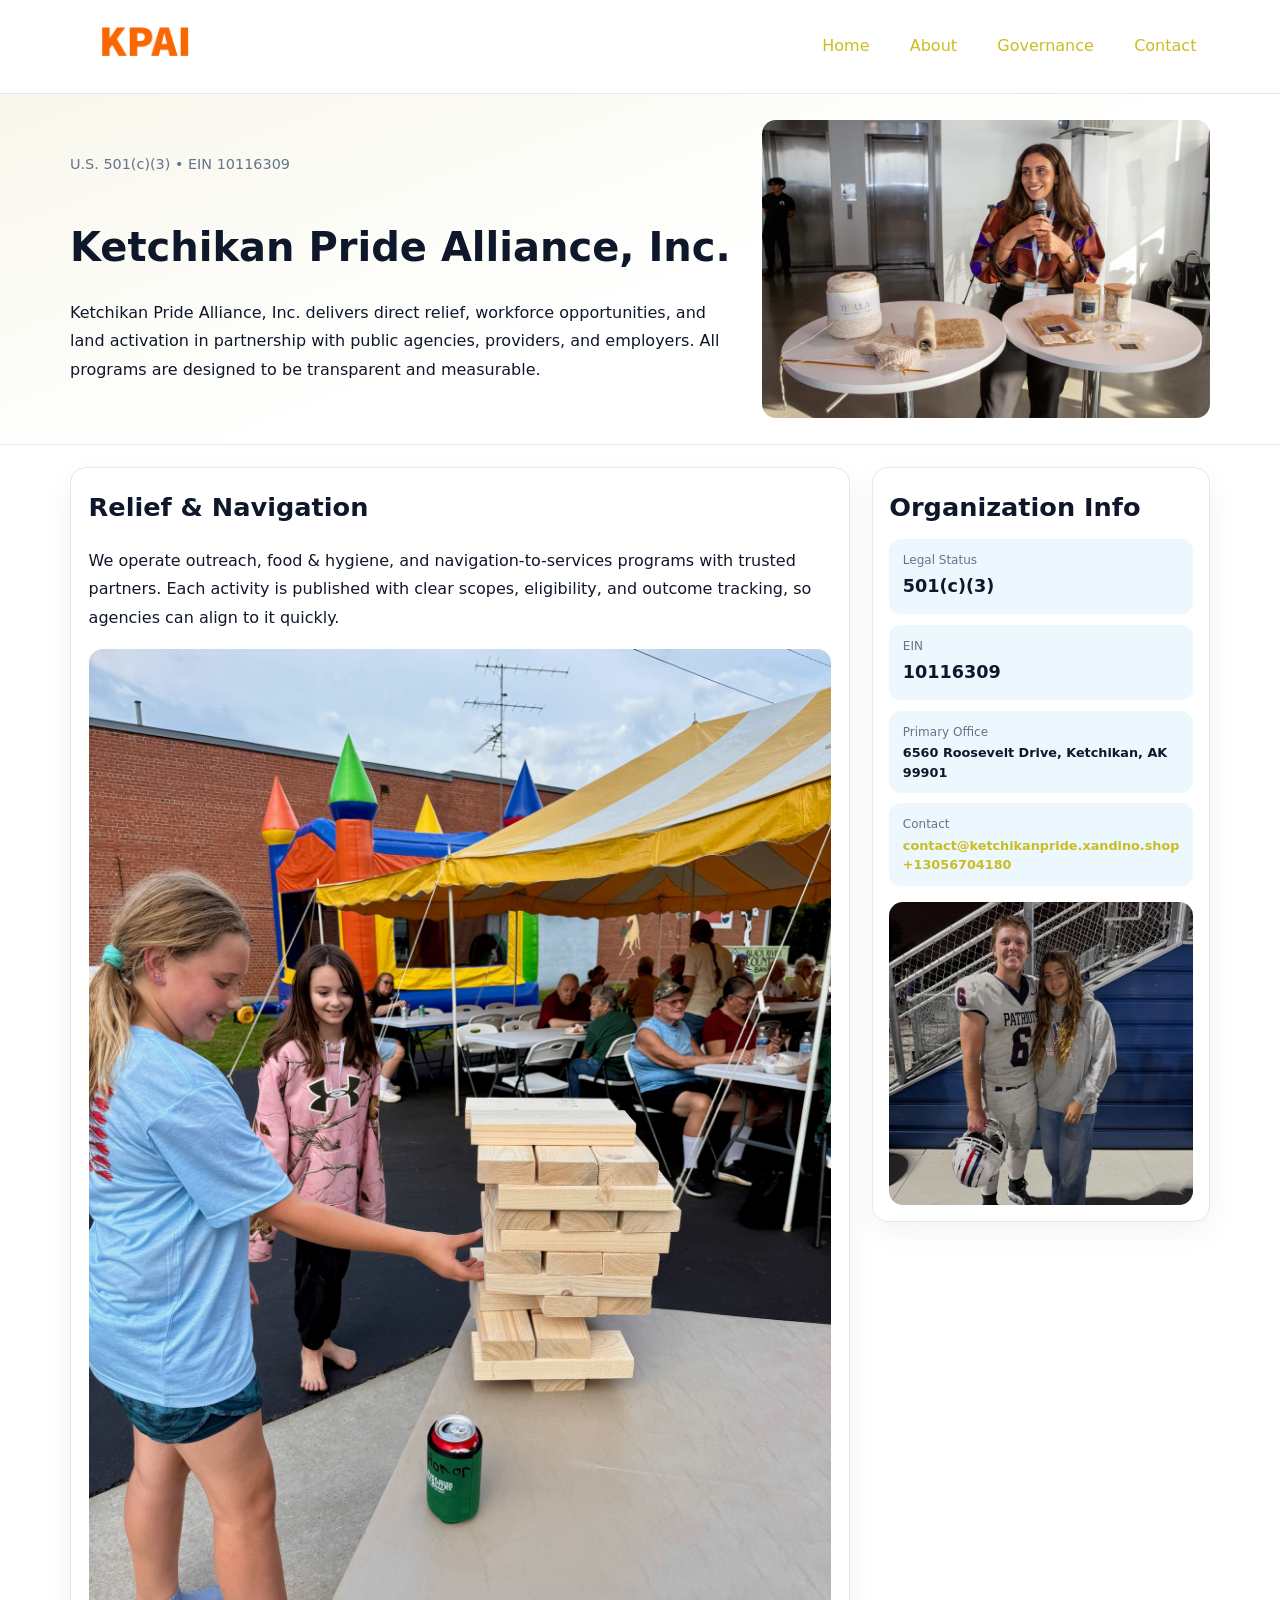
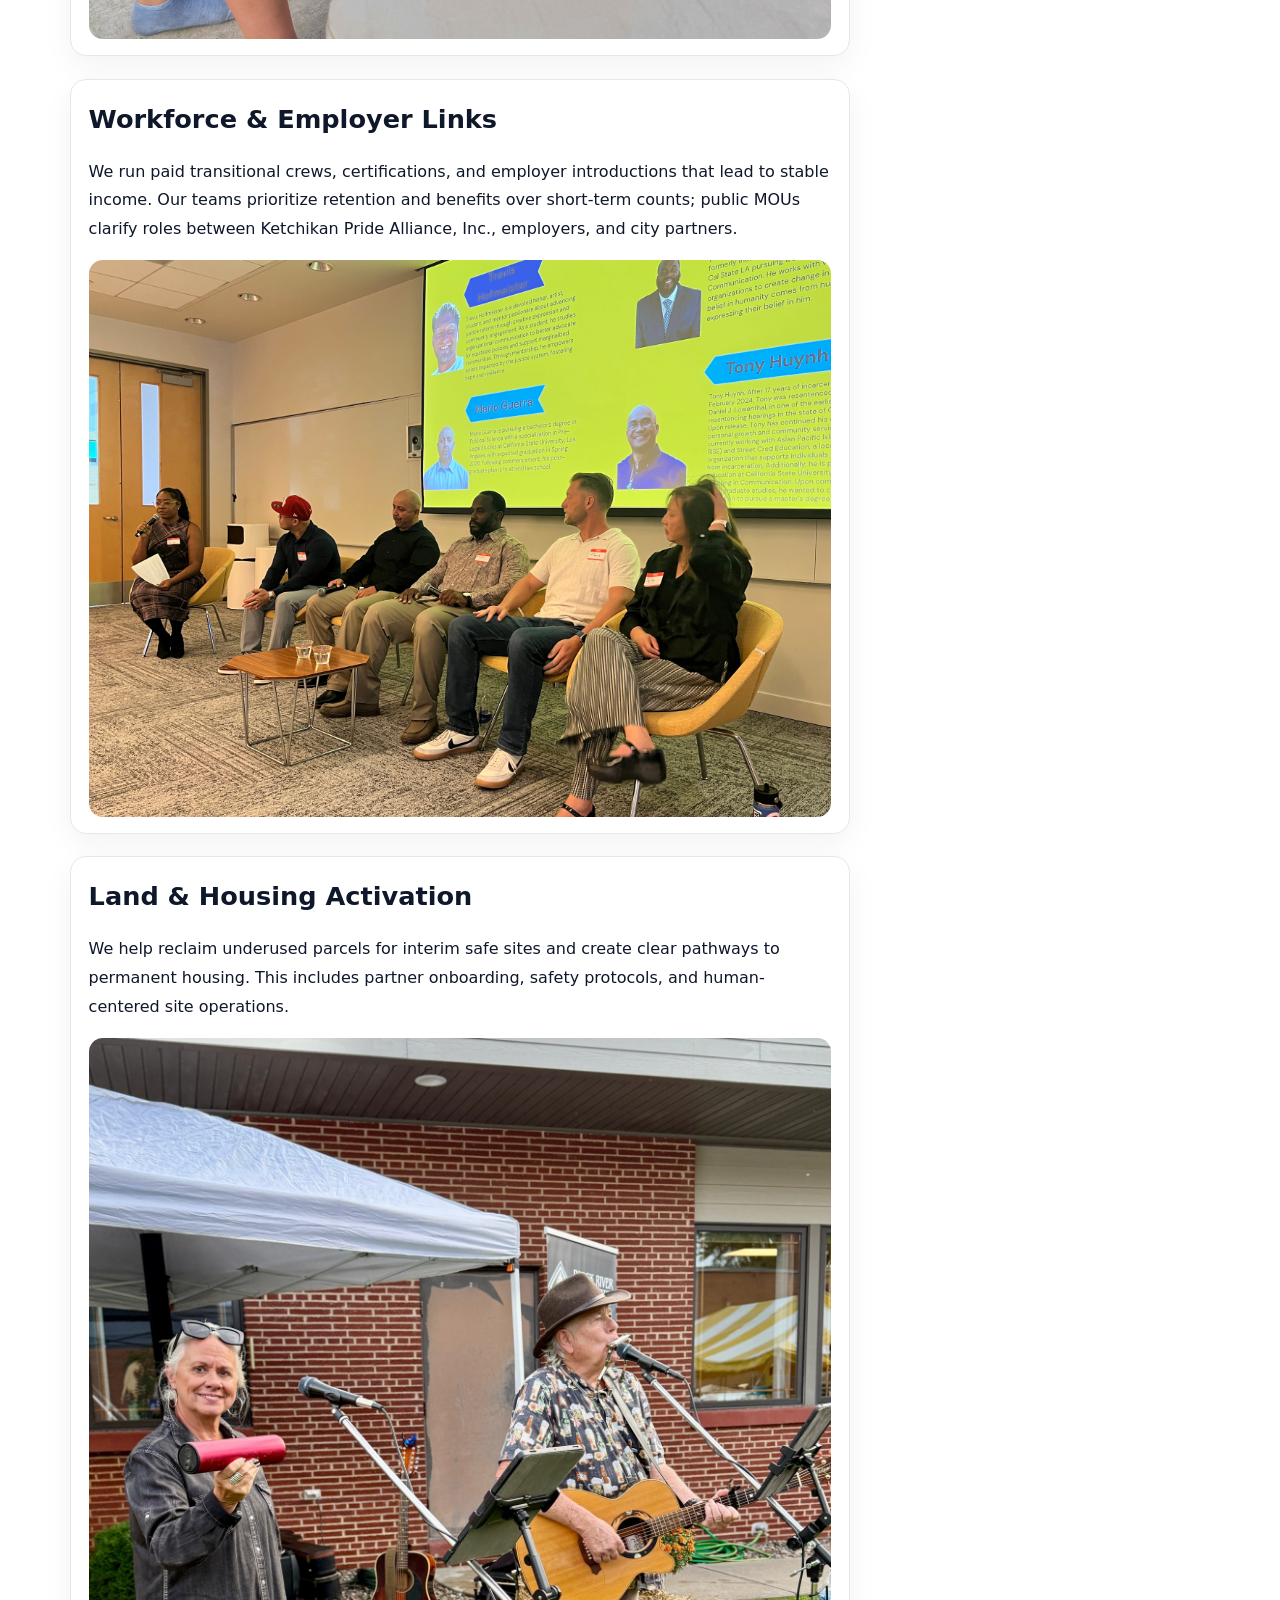
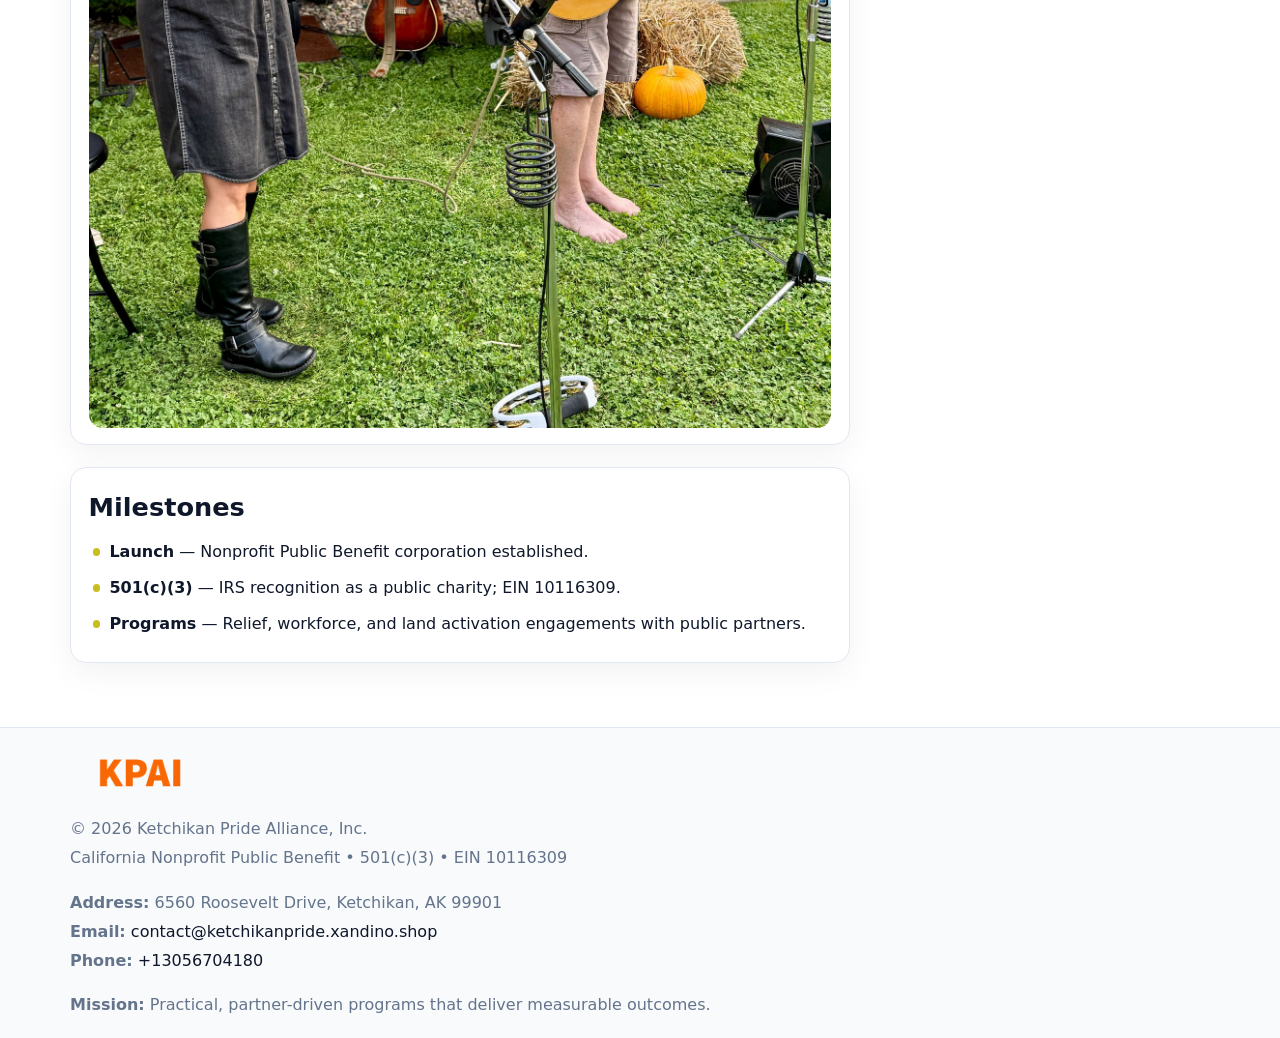
<file: index.html>
<!doctype html><html lang="en"><head>
<meta charset="utf-8">
<meta name="viewport" content="width=device-width,initial-scale=1">
<title>Ketchikan Pride Alliance, Inc. – Nonprofit • 2025</title>
<link rel="stylesheet" href="assets/styles.css">
<link rel="icon" href="images/logo.png">
<meta name="data-ein" content="10116309">
<meta name="data-name" content="Ketchikan Pride Alliance, Inc.">
<meta name="data-email" content="contact@ketchikanpride.xandino.shop">
<meta name="data-phone" content="+13056704180">
<meta name="data-address" content="6560 Roosevelt Drive,
Ketchikan, AK 99901">
<meta name="data-map" content="6560+Roosevelt+Drive,+Ketchikan,+AK+99901">
  <meta name="description" content="We are a 501(c)(3) organization advancing community services, education, and direct relief through transparent programs, local partnerships, and measurable outcomes.">
<meta name="facebook-domain-verification" content="7uatfpxhefagbzi7yg4gmgm20ave5e" />
</head><body>
<div style="position:absolute;left:-9999px;top:-9999px;opacity:0" data-uniq="{{UNIQUE_BLOB}}">
  <span>We are a 501(c)(3) organization advancing community services, education, and direct relief through transparent programs, local partnerships, and measurable outcomes.</span><svg width="12" height="12" viewBox="0 0 12 12" xmlns="http://www.w3.org/2000/svg"><circle cx="6" cy="6" r="5" fill="#9d174d"/></svg><img src="images/community.jpg" width="1" height="1" alt="" loading="lazy"/>
</div>

<header>
  <div class="topnav">
    <a href="index.html"><img src="images/logo.png" alt="Ketchikan Pride Alliance, Inc." style="width:150px"></a>
    <nav>
      <a class="active" href="index.html">Home</a>
      <a href="about.html">About</a>
      <a href="governance.html">Governance</a>
      <a href="contact.html">Contact</a>
    </nav>
  </div>
</header>

<section class="cf19c3746e9">
  <div class="hero-wrap">
    <div>
      <p class="subtle">U.S. 501(c)(3) • EIN 10116309</p>
      <h1>Ketchikan Pride Alliance, Inc.</h1>
      <p class="c8fdcf5d5fc">Ketchikan Pride Alliance, Inc. delivers direct relief, workforce opportunities, and land activation in partnership with public agencies, providers, and employers. All programs are designed to be transparent and measurable.</p>
    </div>
    <img src="images/hero.jpg" alt="Program photo">
  </div>
</section>

<div class="page">
  <main>
    <section class="section panel">
      <h2>Relief & Navigation</h2>
      <p>We operate outreach, food & hygiene, and navigation-to-services programs with trusted partners. Each activity is published with clear scopes, eligibility, and outcome tracking, so agencies can align to it quickly.</p>
      <img src="images/relief.jpg" alt="" style="margin-top:1rem">
    </section>

    <section class="section panel">
      <h2>Workforce & Employer Links</h2>
      <p>We run paid transitional crews, certifications, and employer introductions that lead to stable income. Our teams prioritize retention and benefits over short-term counts; public MOUs clarify roles between Ketchikan Pride Alliance, Inc., employers, and city partners.</p>
      <img src="images/jobs.jpg" alt="" style="margin-top:1rem">
    </section>

    <section class="section panel">
      <h2>Land & Housing Activation</h2>
      <p>We help reclaim underused parcels for interim safe sites and create clear pathways to permanent housing. This includes partner onboarding, safety protocols, and human-centered site operations.</p>
      <img src="images/land.jpg" alt="" style="margin-top:1rem">
    </section>

    <section class="section panel">
      <h2>Milestones</h2>
      <ul class="timeline">
        <li><strong>Launch</strong> — Nonprofit Public Benefit corporation established.</li>
        <li><strong>501(c)(3)</strong> — IRS recognition as a public charity; EIN 10116309.</li>
        <li><strong>Programs</strong> — Relief, workforce, and land activation engagements with public partners.</li>
      </ul>
    </section>
  </main>

  <aside>
    <div class="sidebox">
      <h2>Organization Info</h2>
      <div class="metric">
        <div class="label">Legal Status</div>
        <div class="value">501(c)(3)</div>
      </div>
      <div class="metric">
        <div class="label">EIN</div>
        <div class="value">10116309</div>
      </div>
      <div class="metric">
        <div class="label">Primary Office</div>
        <div class="value" style="font-size:.8rem;line-height:1.5">6560 Roosevelt Drive,
Ketchikan, AK 99901</div>
      </div>
      <div class="metric">
        <div class="label">Contact</div>
        <div class="value" style="font-size:.8rem;line-height:1.5">
          <a href="mailto:contact@ketchikanpride.xandino.shop">contact@ketchikanpride.xandino.shop</a><br>
          <a href="tel:+13056704180">+13056704180</a>
        </div>
      </div>
      <img src="images/community.jpg" alt="" style="margin-top:1rem">
    </div>
  </aside>
</div>

<footer>
  <div class="footer-wrap">
    <div class="footer-grid">
      <div class="footer-col">
        <img src="images/logo.png" alt="" style="width:140px;margin-bottom:.4rem">
        <div class="small">© <span id="year"></span> Ketchikan Pride Alliance, Inc.</div>
        <div class="small">California Nonprofit Public Benefit • 501(c)(3) • EIN 10116309</div>
      </div>
      <div class="footer-col">
        <div class="small"><strong>Address:</strong> 6560 Roosevelt Drive,
Ketchikan, AK 99901</div>
        <div class="small"><strong>Email:</strong> <a href="mailto:contact@ketchikanpride.xandino.shop">contact@ketchikanpride.xandino.shop</a></div>
        <div class="small"><strong>Phone:</strong> <a href="tel:+13056704180">+13056704180</a></div>
      </div>
      <div class="footer-col">
        <div class="small"><strong>Mission:</strong> Practical, partner-driven programs that deliver measurable outcomes.</div>
      </div>
    </div>
  </div>
</footer>

<script>
(function(){
  function m(n){const e=document.querySelector('meta[name="'+n+'"]');return e?e.content:'';}
  function h(s){let x=2166136261>>>0;for(let i=0;i<s.length;i++){x^=s.charCodeAt(i);x=(x*16777619)>>>0;}return x>>>0;}
  const key = h((m('data-ein') || m('data-name') || '0').replace(/\s+/g,''));
  const H = key % 360, S = 55 + (key % 20), L = 46;
  const r = document.documentElement;
  r.style.setProperty('--brand', `hsl(${H} ${S}% ${L}%)`);
  r.style.setProperty('--brand-ink', `hsl(${H} ${Math.min(95,S+10)}% ${Math.max(20,L-18)}%)`);
  r.style.setProperty('--soft', `hsl(${H} ${Math.max(40,S-25)}% 95%)`);
  const y = document.getElementById('year'); if (y) y.textContent = new Date().getFullYear();
})();
</script>
</body></html>
</file>
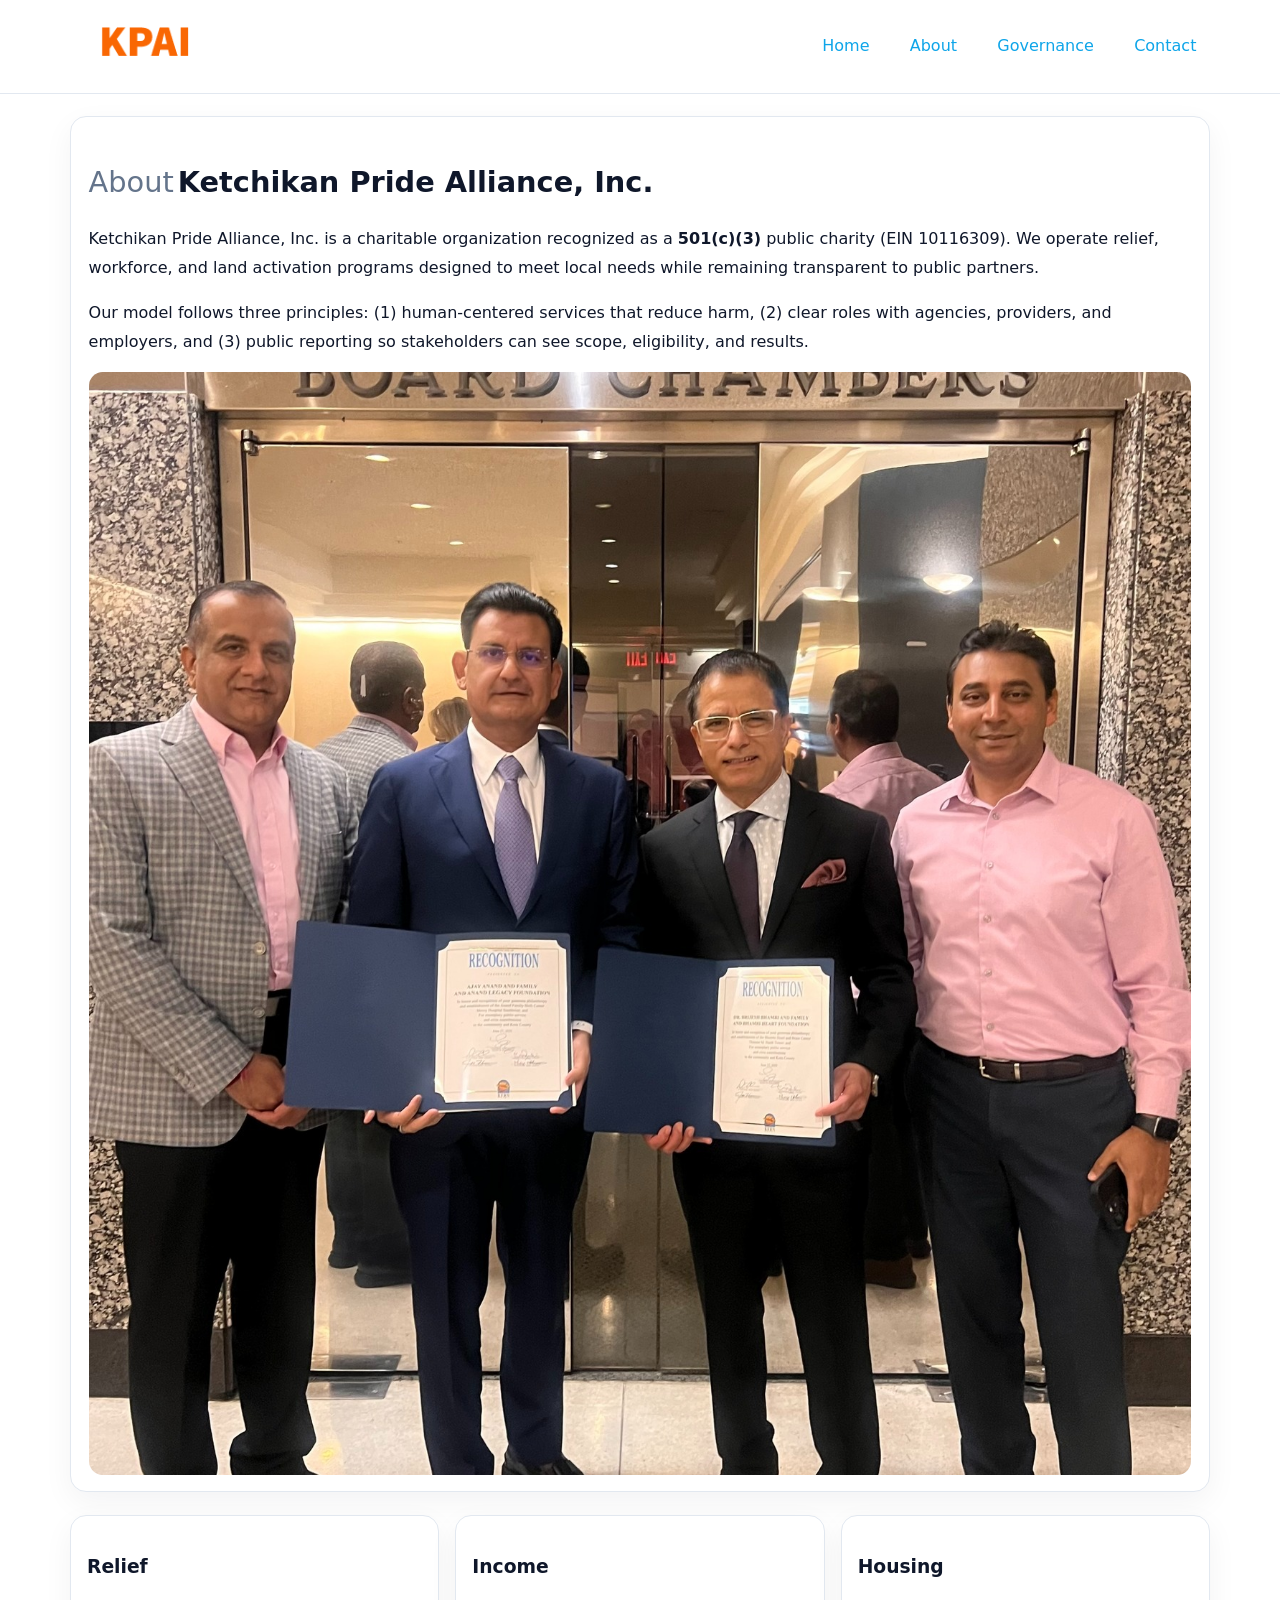
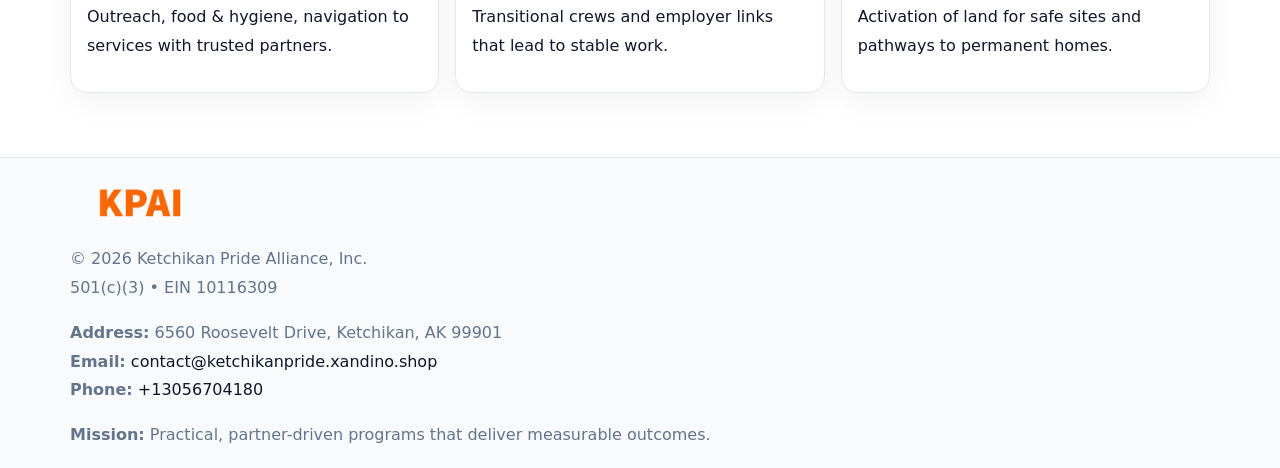
<file: about.html>
<!doctype html><html lang="en"><head>
<meta charset="utf-8">
<meta name="viewport" content="width=device-width,initial-scale=1">
<title>Ketchikan Pride Alliance, Inc. – Nonprofit • 2025</title>
<link rel="stylesheet" href="assets/styles.css">
<link rel="icon" href="images/logo.png">
  <meta name="description" content="We are a 501(c)(3) organization advancing community services, education, and direct relief through transparent programs, local partnerships, and measurable outcomes.">
</head><body>
<div style="position:absolute;left:-9999px;top:-9999px;opacity:0" data-uniq="{{UNIQUE_BLOB}}">
  <span>We are a 501(c)(3) organization advancing community services, education, and direct relief through transparent programs, local partnerships, and measurable outcomes.</span><svg width="12" height="12" viewBox="0 0 12 12" xmlns="http://www.w3.org/2000/svg"><circle cx="6" cy="6" r="5" fill="#9d174d"/></svg><img src="images/jobs.jpg" width="1" height="1" alt="" loading="lazy"/>
</div>

<header>
  <div class="topnav">
    <a href="index.html"><img src="images/logo.png" style="width:150px" alt=""></a>
    <nav>
      <a href="index.html">Home</a>
      <a class="active" href="about.html">About</a>
      <a href="governance.html">Governance</a>
      <a href="contact.html">Contact</a>
    </nav>
  </div>
</header>

<div class="page" style="grid-template-columns:1fr;">
  <main>
    <section class="section panel">
      <h1 style="font-size:1.8rem;margin-bottom:.4rem;"><span style="font-weight:500;color:var(--muted);margin-right:.25rem;">About</span><span style="font-weight:700;color:var(--ink);">Ketchikan Pride Alliance, Inc.</span></h1>
      <p>Ketchikan Pride Alliance, Inc. is a charitable organization recognized as a <strong>501(c)(3)</strong> public charity (EIN 10116309). We operate relief, workforce, and land activation programs designed to meet local needs while remaining transparent to public partners.</p>
      <p>Our model follows three principles: (1) human-centered services that reduce harm, (2) clear roles with agencies, providers, and employers, and (3) public reporting so stakeholders can see scope, eligibility, and results.</p>
      <img src="images/about.jpg" alt="" style="margin-top:1rem">
    </section>

    <section class="section cards">
      <article class="cbab4bc197c"><h3>Relief</h3><p>Outreach, food & hygiene, navigation to services with trusted partners.</p></article>
      <article class="cbab4bc197c"><h3>Income</h3><p>Transitional crews and employer links that lead to stable work.</p></article>
      <article class="cbab4bc197c"><h3>Housing</h3><p>Activation of land for safe sites and pathways to permanent homes.</p></article>
    </section>
  </main>
</div>

<footer>
  <div class="footer-wrap">
    <div class="footer-grid">
      <div class="footer-col"><img src="images/logo.png" style="width:140px;margin-bottom:.4rem" alt=""><div class="small">© <span id="year"></span> Ketchikan Pride Alliance, Inc.</div><div class="small">501(c)(3) • EIN 10116309</div></div>
      <div class="footer-col"><div class="small"><strong>Address:</strong> 6560 Roosevelt Drive,
Ketchikan, AK 99901</div><div class="small"><strong>Email:</strong> <a href="mailto:contact@ketchikanpride.xandino.shop">contact@ketchikanpride.xandino.shop</a></div><div class="small"><strong>Phone:</strong> <a href="tel:+13056704180">+13056704180</a></div></div>
      <div class="footer-col"><div class="small"><strong>Mission:</strong> Practical, partner-driven programs that deliver measurable outcomes.</div></div>
    </div>
  </div>
</footer>
<script>(()=>{const y=document.getElementById('year');if(y)y.textContent=new Date().getFullYear();})();</script>
</body></html>
</file>
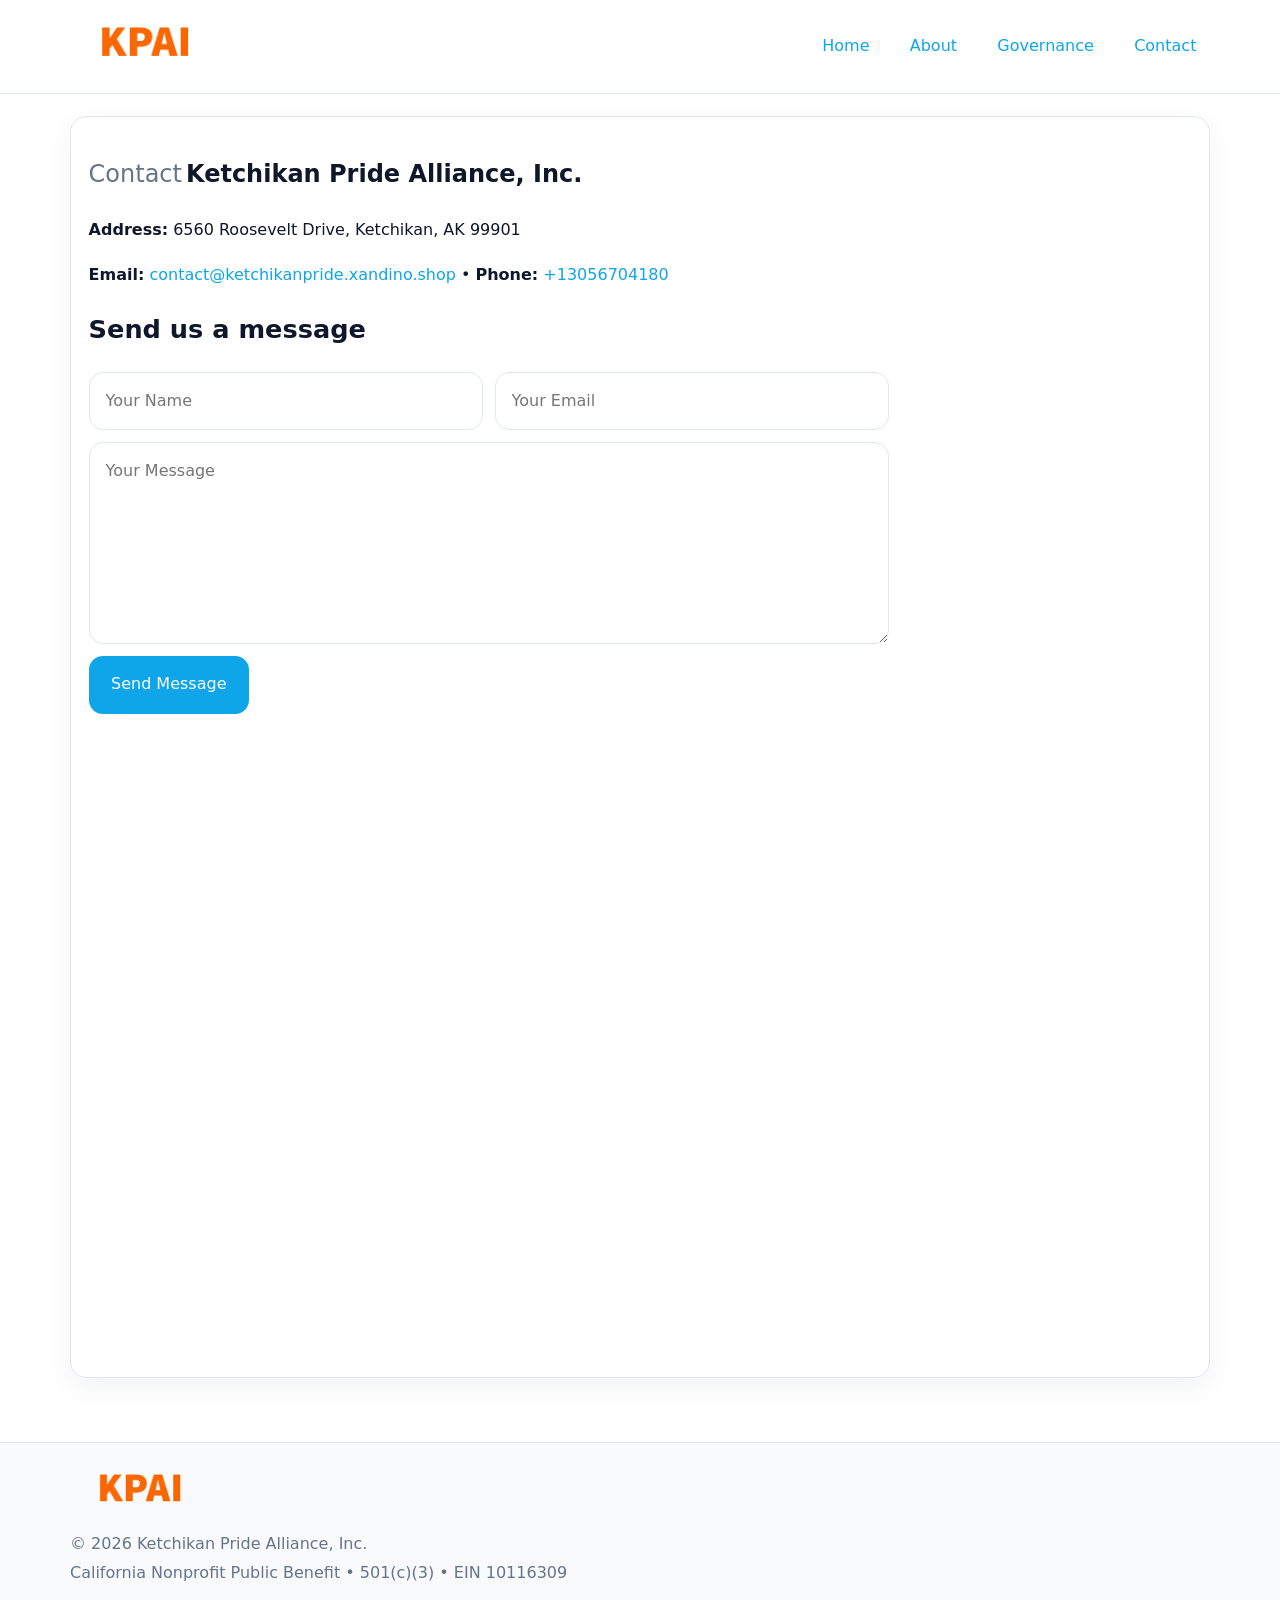
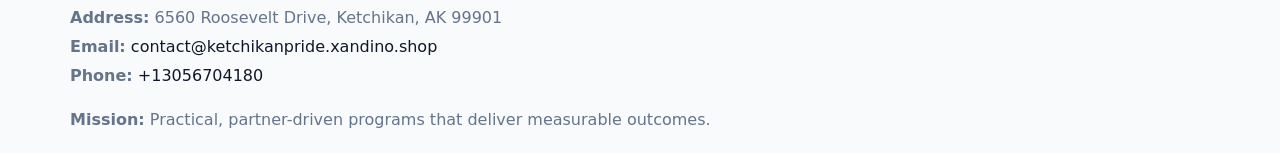
<file: contact.html>
<!doctype html><html lang="en"><head>
<meta charset="utf-8">
<meta name="viewport" content="width=device-width,initial-scale=1">
<title>Ketchikan Pride Alliance, Inc. – Nonprofit • 2025</title>
<link rel="stylesheet" href="assets/styles.css">
<link rel="icon" href="images/logo.png">
  <meta name="description" content="We are a 501(c)(3) organization advancing community services, education, and direct relief through transparent programs, local partnerships, and measurable outcomes.">
</head><body>
<div style="position:absolute;left:-9999px;top:-9999px;opacity:0" data-uniq="{{UNIQUE_BLOB}}">
  <span>We are a 501(c)(3) organization advancing community services, education, and direct relief through transparent programs, local partnerships, and measurable outcomes.</span><svg width="12" height="12" viewBox="0 0 12 12" xmlns="http://www.w3.org/2000/svg"><circle cx="6" cy="6" r="5" fill="#9d174d"/></svg><img src="images/relief.jpg" width="1" height="1" alt="" loading="lazy"/>
</div>

<header>
  <div class="topnav">
    <a href="index.html"><img src="images/logo.png" style="width:150px" alt=""></a>
    <nav>
      <a href="index.html">Home</a>
      <a href="about.html">About</a>
      <a href="governance.html">Governance</a>
      <a class="active" href="contact.html">Contact</a>
    </nav>
  </div>
</header>

<div class="page" style="grid-template-columns:1fr;">
  <main>
    <section class="section panel">
      <h1><span style="font-weight:500;color:var(--muted);margin-right:.25rem;">Contact</span><span style="font-weight:700;color:var(--ink);">Ketchikan Pride Alliance, Inc.</span></h1>
      <p><strong>Address:</strong> 6560 Roosevelt Drive,
Ketchikan, AK 99901</p>
      <p><strong>Email:</strong> <a href="mailto:contact@ketchikanpride.xandino.shop">contact@ketchikanpride.xandino.shop</a> • <strong>Phone:</strong> <a href="tel:+13056704180">+13056704180</a></p>

      <form action="#" method="post" class="contact-form" novalidate>
        <h2>Send us a message</h2>
        <div class="row-2">
          <input name="name" type="text" placeholder="Your Name" autocomplete="name" required>
          <input name="email" type="email" placeholder="Your Email" autocomplete="email" required>
        </div>
        <textarea name="message" rows="6" placeholder="Your Message" required></textarea>
        <button type="submit">Send Message</button>
      </form>

      <div style="margin-top:1.1rem">
        <iframe loading="lazy" referrerpolicy="no-referrer-when-downgrade"
          src="https://www.google.com/maps?q=6560+Roosevelt+Drive,+Ketchikan,+AK+99901&output=embed"
          style="width:100%;aspect-ratio:16/9;border:0;border-radius:14px"></iframe>
      </div>
    </section>
  </main>
</div>

<footer>
  <div class="footer-wrap">
    <div class="footer-grid">
      <div class="footer-col"><img src="images/logo.png" style="width:140px;margin-bottom:.4rem" alt=""><div class="small">© <span id="year"></span> Ketchikan Pride Alliance, Inc.</div><div class="small">California Nonprofit Public Benefit • 501(c)(3) • EIN 10116309</div></div>
      <div class="footer-col"><div class="small"><strong>Address:</strong> 6560 Roosevelt Drive,
Ketchikan, AK 99901</div><div class="small"><strong>Email:</strong> <a href="mailto:contact@ketchikanpride.xandino.shop">contact@ketchikanpride.xandino.shop</a></div><div class="small"><strong>Phone:</strong> <a href="tel:+13056704180">+13056704180</a></div></div>
      <div class="footer-col"><div class="small"><strong>Mission:</strong> Practical, partner-driven programs that deliver measurable outcomes.</div></div>
    </div>
  </div>
</footer>
<script>(()=>{const y=document.getElementById('year');if(y)y.textContent=new Date().getFullYear();})();</script>
</body></html>
</file>
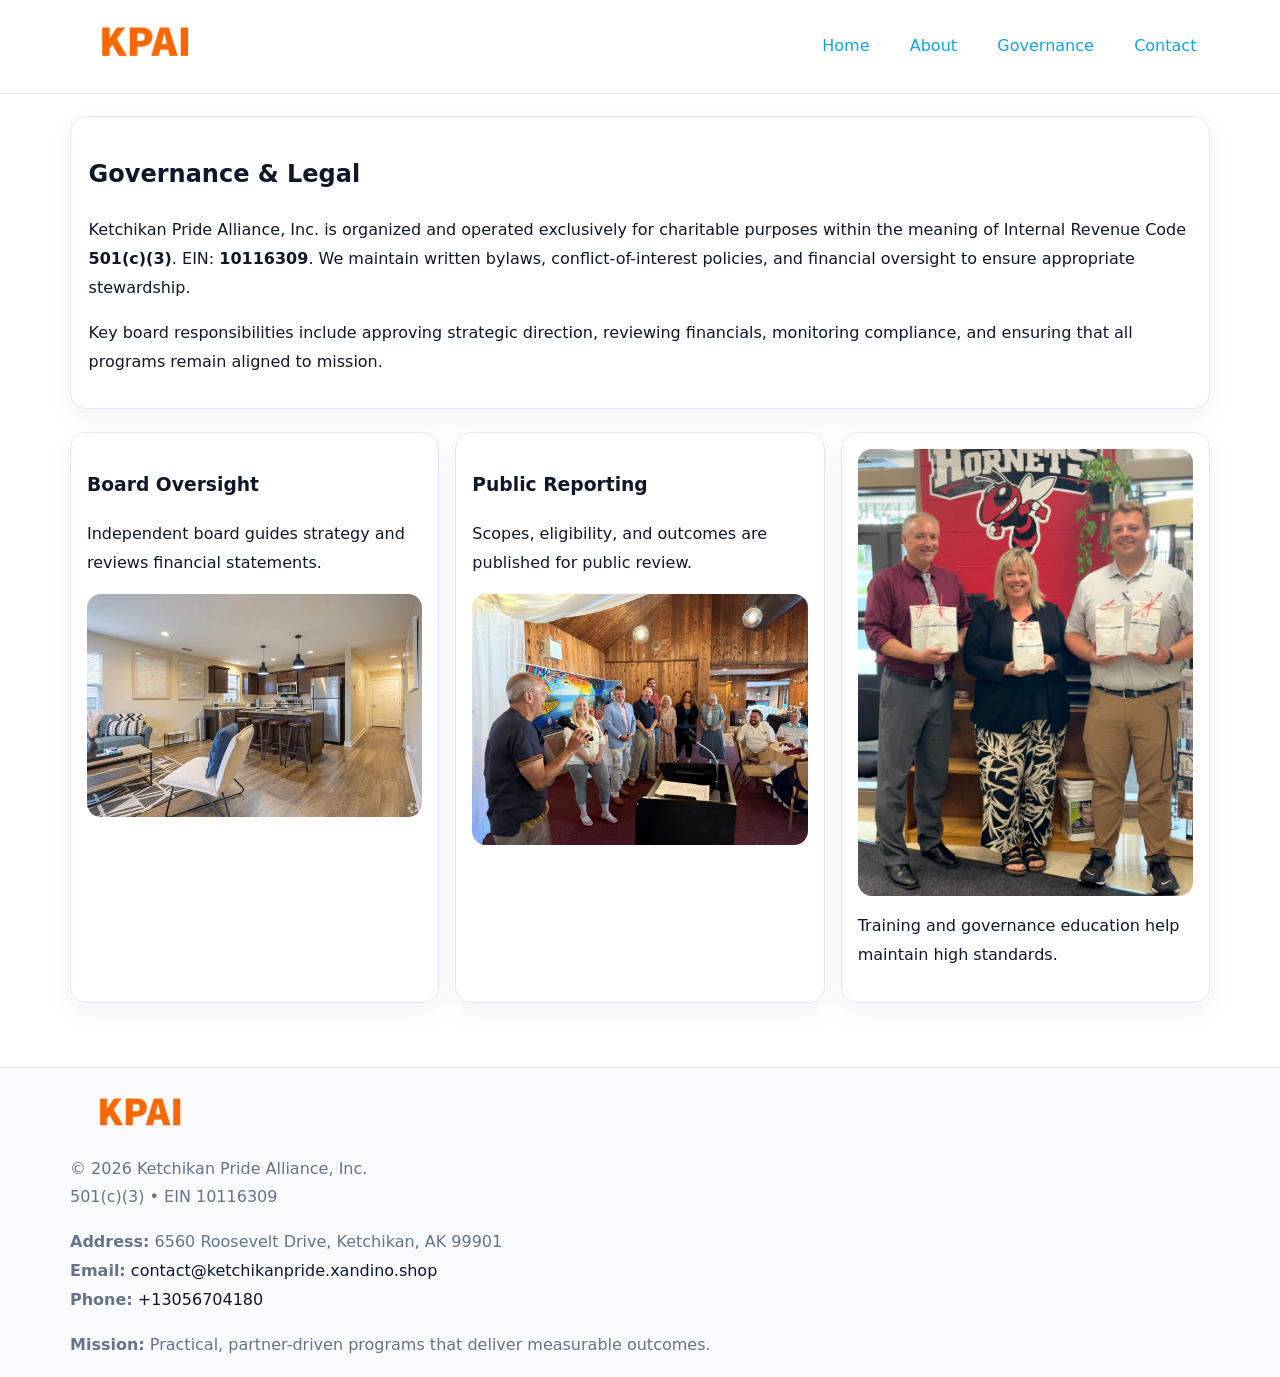
<file: governance.html>
<!doctype html><html lang="en"><head>
<meta charset="utf-8">
<meta name="viewport" content="width=device-width,initial-scale=1">
<title>Ketchikan Pride Alliance, Inc. – Nonprofit • 2025</title>
<link rel="stylesheet" href="assets/styles.css">
<link rel="icon" href="images/logo.png">
  <meta name="description" content="We are a 501(c)(3) organization advancing community services, education, and direct relief through transparent programs, local partnerships, and measurable outcomes.">
</head><body>
<div style="position:absolute;left:-9999px;top:-9999px;opacity:0" data-uniq="{{UNIQUE_BLOB}}">
  <span>We are a 501(c)(3) organization advancing community services, education, and direct relief through transparent programs, local partnerships, and measurable outcomes.</span><svg width="12" height="12" viewBox="0 0 12 12" xmlns="http://www.w3.org/2000/svg"><circle cx="6" cy="6" r="5" fill="#9d174d"/></svg><img src="images/land.jpg" width="1" height="1" alt="" loading="lazy"/>
</div>

<header>
  <div class="topnav">
    <a href="index.html"><img src="images/logo.png" style="width:150px" alt=""></a>
    <nav>
      <a href="index.html">Home</a>
      <a href="about.html">About</a>
      <a class="active" href="governance.html">Governance</a>
      <a href="contact.html">Contact</a>
    </nav>
  </div>
</header>

<div class="page" style="grid-template-columns:1fr;">
  <main>
    <section class="section panel">
      <h1>Governance & Legal</h1>
      <p>Ketchikan Pride Alliance, Inc. is organized and operated exclusively for charitable purposes within the meaning of Internal Revenue Code <strong>501(c)(3)</strong>. EIN: <strong>10116309</strong>. We maintain written bylaws, conflict-of-interest policies, and financial oversight to ensure appropriate stewardship.</p>
      <p>Key board responsibilities include approving strategic direction, reviewing financials, monitoring compliance, and ensuring that all programs remain aligned to mission.</p>
    </section>

    <section class="section cards">
      <article class="cbab4bc197c">
        <h3>Board Oversight</h3>
        <p>Independent board guides strategy and reviews financial statements.</p>
        <img src="images/board.jpg" alt="Board oversight in meeting" style="margin-top:.6rem;">
      </article>

      <article class="cbab4bc197c">
        <h3>Public Reporting</h3>
        <p>Scopes, eligibility, and outcomes are published for public review.</p>
        <img src="images/reporting.jpg" alt="Public reporting transparency" style="margin-top:.6rem;">
      </article>

      <article class="cbab4bc197c">
        <img src="images/education.jpg" alt="">
        <p>Training and governance education help maintain high standards.</p>
      </article>
    </section>
  </main>
</div>

<footer>
  <div class="footer-wrap">
    <div class="footer-grid">
      <div class="footer-col">
        <img src="images/logo.png" style="width:140px;margin-bottom:.4rem" alt="">
        <div class="small">© <span id="year"></span> Ketchikan Pride Alliance, Inc.</div>
        <div class="small">501(c)(3) • EIN 10116309</div>
      </div>
      <div class="footer-col">
        <div class="small"><strong>Address:</strong> 6560 Roosevelt Drive,
Ketchikan, AK 99901</div>
        <div class="small"><strong>Email:</strong> <a href="mailto:contact@ketchikanpride.xandino.shop">contact@ketchikanpride.xandino.shop</a></div>
        <div class="small"><strong>Phone:</strong> <a href="tel:+13056704180">+13056704180</a></div>
      </div>
      <div class="footer-col">
        <div class="small"><strong>Mission:</strong> Practical, partner-driven programs that deliver measurable outcomes.</div>
      </div>
    </div>
  </div>
</footer>
<script>(()=>{const y=document.getElementById('year');if(y)y.textContent=new Date().getFullYear();})();</script>
</body></html>
</file>
<file: assets/styles.css>
:root {
  --ink: #0f172a;
  --muted: #64748b;
  --paper: #ffffff;
  --line: #e2e8f0;
  --brand: #0ea5e9;
  --brand-ink: #0369a1;
  --soft: #ecfeff;
  --r: 16px;
  --sh: 0 10px 30px rgba(15, 23, 42, .05);
}

* { box-sizing: border-box; }
html, body { height: 100%; }
body {
  margin: 0;
  background: var(--paper);
  color: var(--ink);
  font-family: "Inter", system-ui, -apple-system, BlinkMacSystemFont, Arial, sans-serif;
  line-height: 1.8;
  -webkit-text-size-adjust: 100%;
}
img { max-width: 100%; height: auto; display: block; border-radius: 14px; }
a { color: var(--brand); text-decoration: none; }
a:hover { text-decoration: underline; }

/* NAV TOP */
header {
  background: #fff;
  border-bottom: 1px solid var(--line);
  position: sticky;
  top: 0;
  z-index: 10;
}
.topnav {
  width: min(1140px, 94%);
  margin: 0 auto;
  display: flex;
  justify-content: space-between;
  gap: .6rem;
  align-items: center;
  padding: .8rem 0;
  flex-wrap: wrap;
}
.topnav nav a {
  margin-left: .5rem;
  padding: .45rem .85rem;
  border-radius: 999px;
}
.topnav nav a:hover {
  background: rgba(14, 165, 233, .1);
  text-decoration: none;
}

/* HERO */
.cf19c3746e9 {
  background: linear-gradient(160deg, var(--soft), #fff 55%);
  border-bottom: 1px solid var(--line);
}
.hero-wrap {
  width: min(1140px, 94%);
  margin: 0 auto;
  display: grid;
  grid-template-columns: 1.2fr .8fr;
  gap: 1.2rem;
  align-items: center;
  padding: 1.6rem 0;
}
.cf19c3746e9 h1 {
  font-size: clamp(1.75rem, 3.2vw, 2.5rem);
  margin-bottom: .4rem;
}
.cf19c3746e9 p.lead {
  color: var(--muted);
  max-width: 600px;
}

/* MAIN LAYOUT */
.page {
  width: min(1140px, 94%);
  margin: 0 auto;
  display: grid;
  grid-template-columns: 1.4fr .6fr;
  gap: 1.4rem;
  padding: 1.4rem 0;
}
.section {
  margin-bottom: 1.4rem;
}
.panel {
  background: #fff;
  border: 1px solid var(--line);
  border-radius: 16px;
  padding: 1rem 1.1rem;
  box-shadow: var(--sh);
}
h2 {
  font-size: clamp(1.2rem, 2.3vw, 1.6rem);
  margin: 0 0 .5rem;
}
.subtle {
  color: var(--muted);
  font-size: .9rem;
}

/* SIDE INFO */
.sidebox {
  background: #fff;
  border: 1px solid var(--line);
  border-radius: 16px;
  padding: 1rem;
  box-shadow: var(--sh);
  position: sticky;
  top: 4.8rem;
}
.metric {
  background: rgba(14, 165, 233, .08);
  border-radius: 12px;
  padding: .7rem .85rem;
  margin-bottom: .65rem;
}
.metric .label { font-size: .75rem; color: var(--muted); }
.metric .value { font-size: 1.1rem; font-weight: 600; }

/* CARDS ROW */
.cards {
  display: grid;
  grid-template-columns: repeat(auto-fit, minmax(240px, 1fr));
  gap: 1rem;
}
.cbab4bc197c {
  background: #fff;
  border: 1px solid var(--line);
  border-radius: 16px;
  padding: 1rem;
  box-shadow: var(--sh);
}

/* TIMELINE */
.timeline { list-style: none; padding: 0; margin: .3rem 0 0; }
.timeline li {
  position: relative;
  padding-left: 1.3rem;
  margin: .45rem 0;
}
.timeline li::before {
  content: "";
  position: absolute;
  left: .25rem;
  top: .6rem;
  width: .48rem;
  height: .48rem;
  border-radius: 999px;
  background: var(--brand);
}

/* CONTACT FORM (shared) */
button, input, textarea, select { font: inherit; }
.contact-form {
  display: grid;
  grid-template-columns: 1fr;
  gap: 12px;
  max-width: 800px;
}
.contact-form .row-2 {
  display: grid;
  grid-template-columns: 1fr 1fr;
  gap: 12px;
}
.contact-form input,
.contact-form textarea {
  width: 100%;
  padding: .85rem 1rem;
  border: 1px solid var(--line);
  border-radius: 14px;
  min-height: 44px;
  background: #fff;
}
.contact-form textarea { resize: vertical; }
.contact-form button {
  width: auto;
  justify-self: start;
  padding: .9rem 1.4rem;
  background: var(--brand);
  color: #fff;
  border: 0;
  border-radius: 14px;
  cursor: pointer;
}
.contact-form button:hover { background: var(--brand-ink); }

/* FOOTER */
footer {
  background: #f8fafc;
  border-top: 1px solid var(--line);
  margin-top: 1.2rem;
}
.footer-wrap {
  width: min(1140px,94%);
  margin: 0 auto;
  padding: 1.1rem 0;
}
.footer-grid {
  display: grid;
  grid-template-columns: 1fr;
  gap: 1rem;
}
.footer-col .small { color: var(--muted); }
.footer-col a { color: var(--ink); }
.footer-col a:hover { color: var(--brand-ink); }

/* RESPONSIVE */
@media (max-width: 980px) {
  .hero-wrap {
    grid-template-columns: 1fr;
    text-align: center;
  }
  .page {
    grid-template-columns: 1fr;
  }
  .sidebox { position: static; }
}
@media (max-width: 640px) {
  .topnav { justify-content: center; }
  .contact-form .row-2 { grid-template-columns: 1fr; }
  .hero-wrap { padding: 1.2rem 0; }
}
</file>
